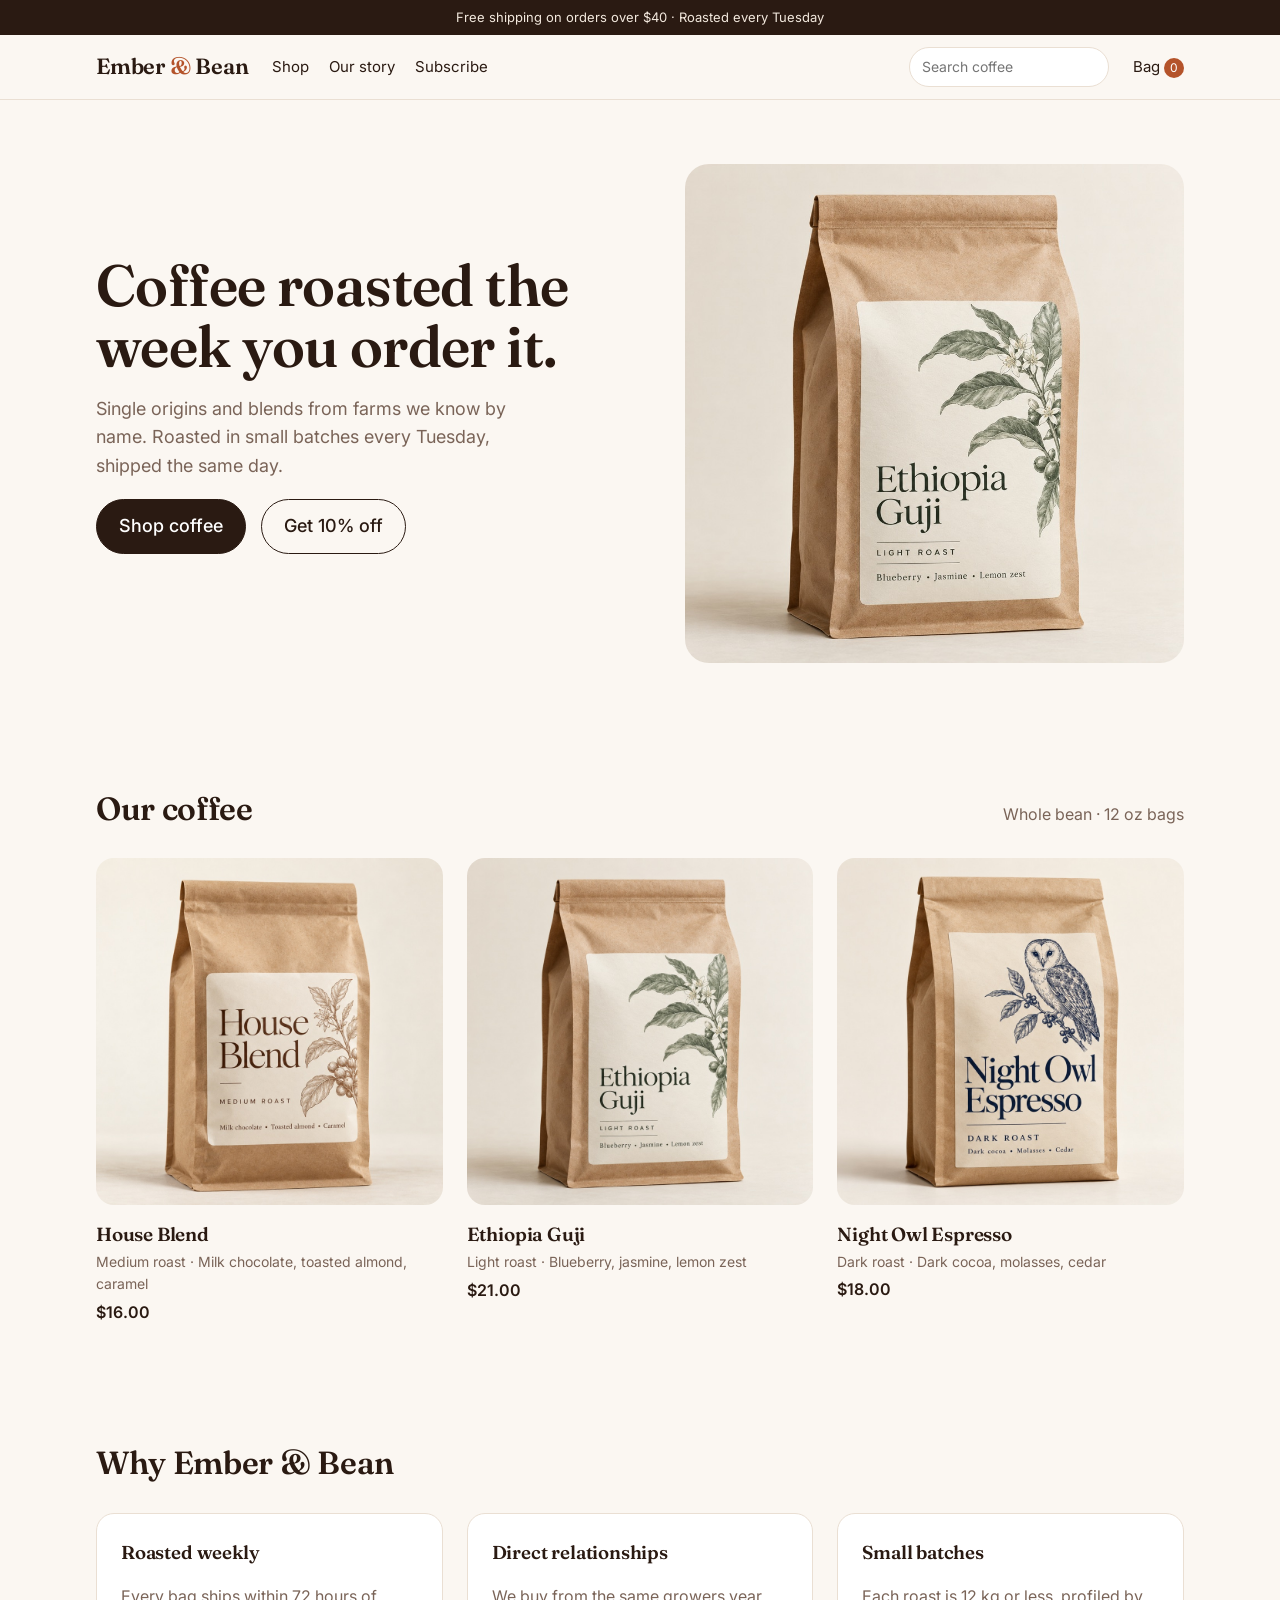
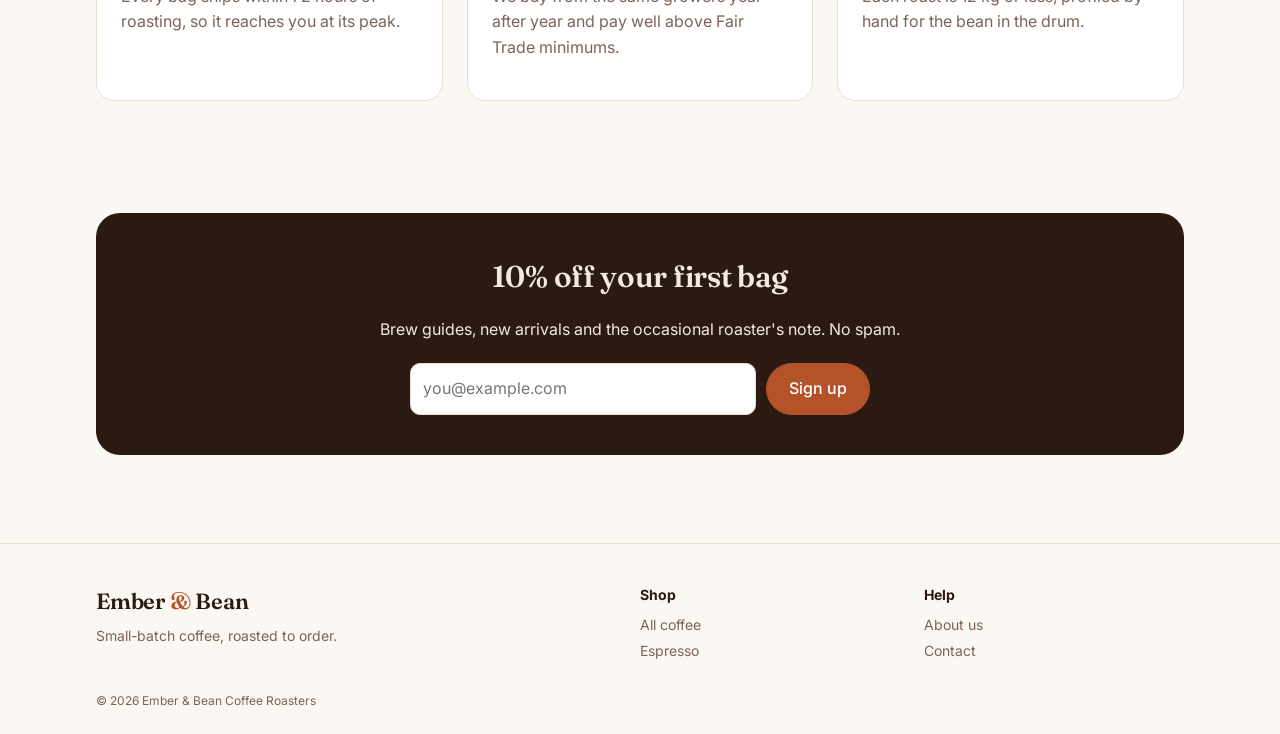
<file: index.html>
<!doctype html>
<html lang="en">
<head>
  <meta charset="utf-8">
  <meta name="viewport" content="width=device-width, initial-scale=1">
  <title>Ember &amp; Bean — Small-batch coffee roasters</title>
  <meta name="description" content="Small-batch specialty coffee, roasted every Tuesday and shipped fresh.">
  <link rel="preconnect" href="https://fonts.googleapis.com">
  <link rel="stylesheet" href="https://fonts.googleapis.com/css2?family=Fraunces:opsz,wght@9..144,600&family=Inter:wght@400;500;600&display=swap">
  <link rel="stylesheet" href="./assets/style.css">
  <script src="./assets/pixel.js"></script>
</head>
<body data-base="./">
<header id="site-header"></header>

<main>
  <div class="container hero">
    <div>
      <h1>Coffee roasted the week you order it.</h1>
      <p>Single origins and blends from farms we know by name. Roasted in small batches every Tuesday, shipped the same day.</p>
      <p><a class="btn" id="hero-shop" href="#shop">Shop coffee</a> &nbsp; <a class="btn ghost" href="#subscribe">Get 10% off</a></p>
    </div>
    <div class="hero-art" id="hero-art"></div>
  </div>

  <section id="shop">
    <div class="container">
      <div class="section-head">
        <h2 id="shop-title">Our coffee</h2>
        <span class="muted" id="shop-sub">Whole bean · 12 oz bags</span>
      </div>
      <div class="grid" id="product-grid"></div>
    </div>
  </section>

  <section id="story">
    <div class="container">
      <div class="section-head"><h2>Why Ember &amp; Bean</h2></div>
      <div class="story">
        <div><h3>Roasted weekly</h3><p class="muted">Every bag ships within 72 hours of roasting, so it reaches you at its peak.</p></div>
        <div><h3>Direct relationships</h3><p class="muted">We buy from the same growers year after year and pay well above Fair Trade minimums.</p></div>
        <div><h3>Small batches</h3><p class="muted">Each roast is 12 kg or less, profiled by hand for the bean in the drum.</p></div>
      </div>
    </div>
  </section>

  <section id="subscribe">
    <div class="container">
      <div class="subscribe">
        <h2>10% off your first bag</h2>
        <p>Brew guides, new arrivals and the occasional roaster's note. No spam.</p>
        <form id="subscribe-form">
          <input type="email" id="subscribe-email" placeholder="you@example.com" required aria-label="Email">
          <button class="btn" type="submit" id="subscribe-button">Sign up</button>
        </form>
      </div>
    </div>
  </section>
</main>

<footer id="site-footer"></footer>

<script src="./assets/shop.js"></script>
<script>
  document.getElementById('hero-art').innerHTML = bagArt(PRODUCTS[1]);

  var q = new URLSearchParams(location.search).get('q');
  var list = PRODUCTS;
  if (q) {
    var term = q.trim().toLowerCase();
    list = PRODUCTS.filter(function (p) {
      return (p.name + ' ' + p.origin + ' ' + p.notes + ' ' + p.roast).toLowerCase().indexOf(term) !== -1;
    });
    document.getElementById('search-input').value = q;
    document.getElementById('shop-title').textContent = 'Results for “' + q + '”';
    document.getElementById('shop-sub').textContent = list.length + ' coffee' + (list.length === 1 ? '' : 's');
    track('Search', { query: q });
    document.getElementById('shop').scrollIntoView();
  }

  document.getElementById('product-grid').innerHTML = list.length ? list.map(function (p) {
    return '<a class="card" href="./product/?id=' + p.id + '">' +
      '<div class="art">' + bagArt(p) + '</div>' +
      '<h3>' + p.name + '</h3>' +
      '<div class="meta">' + p.roast + ' roast · ' + p.notes + '</div>' +
      '<div class="price">' + money(p.price) + '</div></a>';
  }).join('') : '<div class="empty">No coffee matches that search. <a href="./#shop">See everything</a></div>';

  document.getElementById('subscribe-form').addEventListener('submit', function (e) {
    e.preventDefault();
    var email = document.getElementById('subscribe-email').value;
    identifyUser({ email: email });
    track('Subscribe');
    this.innerHTML = '<p>Thanks! Check your inbox for your code.</p>';
  });
</script>
</body>
</html>
</file>
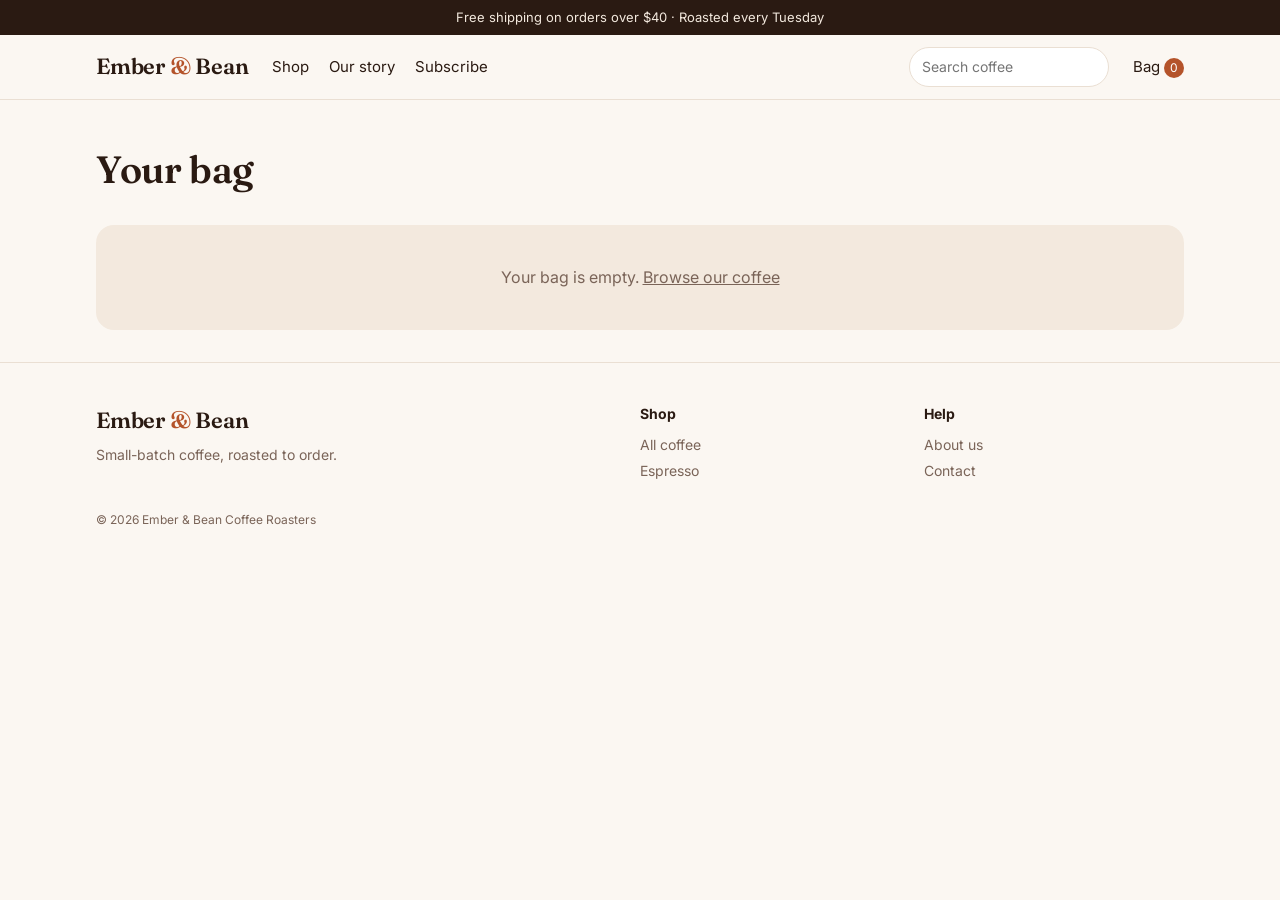
<file: cart/index.html>
<!doctype html>
<html lang="en">
<head>
  <meta charset="utf-8">
  <meta name="viewport" content="width=device-width, initial-scale=1">
  <title>Your bag — Ember &amp; Bean</title>
  <link rel="preconnect" href="https://fonts.googleapis.com">
  <link rel="stylesheet" href="https://fonts.googleapis.com/css2?family=Fraunces:opsz,wght@9..144,600&family=Inter:wght@400;500;600&display=swap">
  <link rel="stylesheet" href="../assets/style.css">
  <script src="../assets/pixel.js"></script>
</head>
<body data-base="../">
<header id="site-header"></header>

<main class="container">
  <h1 class="page-title">Your bag</h1>
  <div id="cart"></div>
</main>

<footer id="site-footer"></footer>

<script src="../assets/shop.js"></script>
<script>
  function render() {
    var lines = cartLines();
    var el = document.getElementById('cart');
    if (!lines.length) {
      el.innerHTML = '<div class="empty">Your bag is empty. <a href="../#shop">Browse our coffee</a></div>';
      return;
    }
    var subtotal = cartTotal();
    var shipping = subtotal >= 40 ? 0 : 6;
    el.innerHTML =
      '<div class="two-col">' +
      '  <div class="panel">' + lines.map(function (l) {
        return '<div class="line">' +
          '<div class="thumb">' + bagArt(l.product) + '</div>' +
          '<div><strong>' + l.product.name + '</strong><div class="muted">' + l.product.roast + ' roast · 12 oz</div>' +
          '<div class="qty"><button type="button" data-id="' + l.product.id + '" data-d="-1" aria-label="Decrease">−</button>' + l.qty +
          '<button type="button" data-id="' + l.product.id + '" data-d="1" aria-label="Increase">+</button></div></div>' +
          '<div>' + money(l.product.price * l.qty) + '</div></div>';
      }).join('') + '</div>' +
      '  <div class="panel">' +
      '    <h2>Summary</h2>' +
      '    <div class="sum-row"><span>Subtotal</span><span>' + money(subtotal) + '</span></div>' +
      '    <div class="sum-row"><span>Shipping</span><span>' + (shipping ? money(shipping) : 'Free') + '</span></div>' +
      '    <div class="sum-row total"><span>Total</span><span>' + money(subtotal + shipping) + '</span></div>' +
      '    <p><a class="btn block" id="checkout-button" href="../checkout/">Checkout</a></p>' +
      '    <p class="muted" style="text-align:center;font-size:13px">Taxes calculated at checkout</p>' +
      '  </div>' +
      '</div>';
  }

  document.getElementById('cart').addEventListener('click', function (e) {
    var b = e.target.closest('button[data-id]');
    if (!b) return;
    var cart = getCart();
    cart.forEach(function (l) { if (l.id === b.dataset.id) l.qty += parseInt(b.dataset.d, 10); });
    saveCart(cart.filter(function (l) { return l.qty > 0; }));
    render();
  });

  render();
</script>
</body>
</html>
</file>
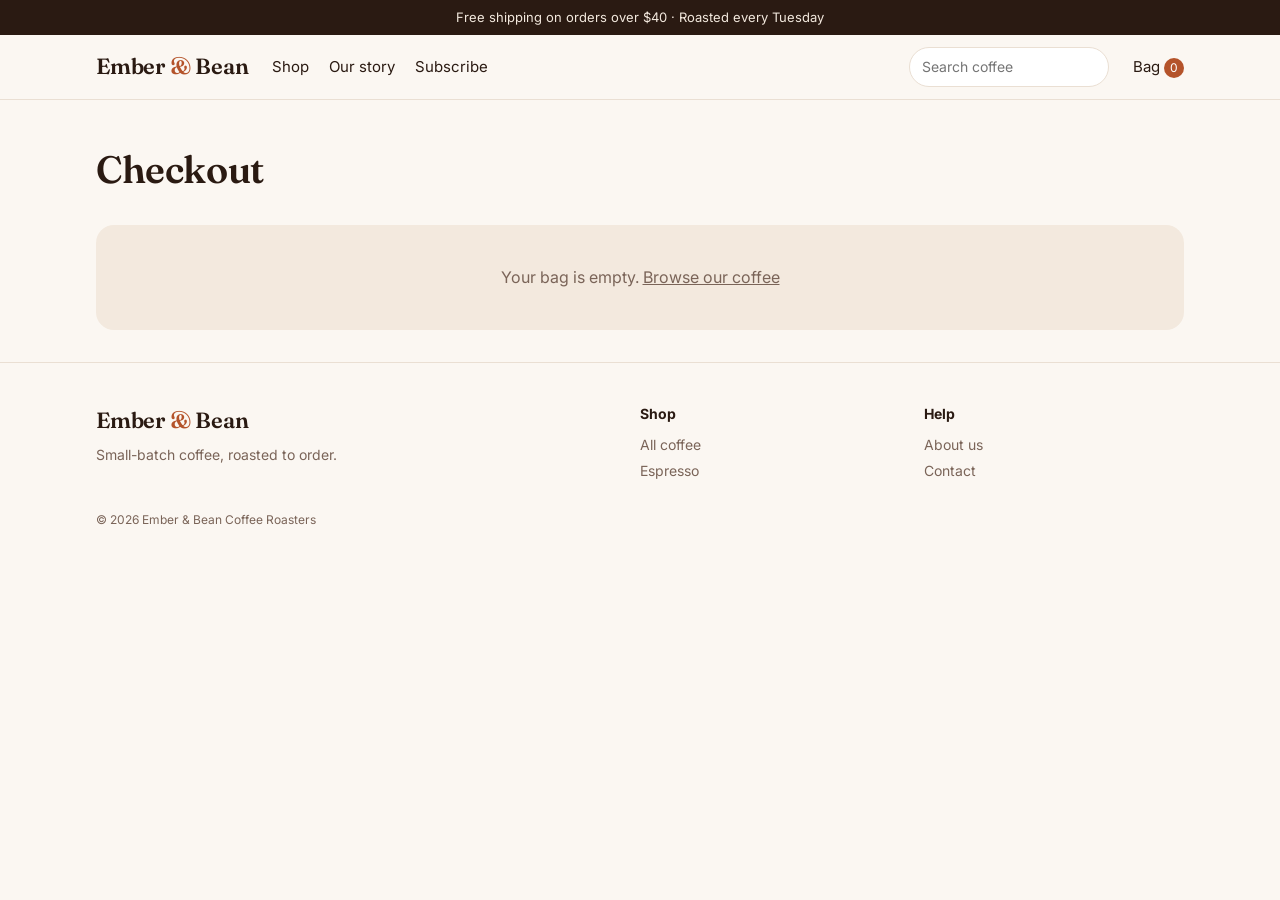
<file: checkout/index.html>
<!doctype html>
<html lang="en">
<head>
  <meta charset="utf-8">
  <meta name="viewport" content="width=device-width, initial-scale=1">
  <title>Checkout — Ember &amp; Bean</title>
  <link rel="preconnect" href="https://fonts.googleapis.com">
  <link rel="stylesheet" href="https://fonts.googleapis.com/css2?family=Fraunces:opsz,wght@9..144,600&family=Inter:wght@400;500;600&display=swap">
  <link rel="stylesheet" href="../assets/style.css">
  <script src="../assets/pixel.js"></script>
</head>
<body data-base="../">
<header id="site-header"></header>

<main class="container">
  <h1 class="page-title">Checkout</h1>
  <div id="checkout"></div>
</main>

<footer id="site-footer"></footer>

<script src="../assets/shop.js"></script>
<script>
  var lines = cartLines();
  var el = document.getElementById('checkout');

  if (!lines.length) {
    el.innerHTML = '<div class="empty">Your bag is empty. <a href="../#shop">Browse our coffee</a></div>';
  } else {
    var subtotal = cartTotal();
    var shipping = subtotal >= 40 ? 0 : 6;
    var total = subtotal + shipping;

    el.innerHTML =
      '<form class="two-col" id="checkout-form">' +
      '  <div>' +
      '    <div class="panel">' +
      '      <h2>Contact</h2>' +
      '      <div class="fields">' +
      '        <div class="full"><label for="email">Email</label><input id="email" type="email"  autocomplete="email"></div>' +
      '        <div class="full"><label for="phone">Phone (optional)</label><input id="phone" type="tel" placeholder="+1 555 000 0000" autocomplete="tel"></div>' +
      '      </div>' +
      '    </div>' +
      '    <div class="panel" style="margin-top:16px">' +
      '      <h2>Shipping</h2>' +
      '      <div class="fields">' +
      '        <div><label for="first">First name</label><input id="first"  autocomplete="given-name"></div>' +
      '        <div><label for="last">Last name</label><input id="last"  autocomplete="family-name"></div>' +
      '        <div class="full"><label for="address">Address</label><input id="address"  autocomplete="street-address"></div>' +
      '        <div><label for="city">City</label><input id="city"  autocomplete="address-level2"></div>' +
      '        <div><label for="zip">ZIP</label><input id="zip"  autocomplete="postal-code"></div>' +
      '      </div>' +
      '    </div>' +
      '    <div class="panel" style="margin-top:16px">' +
      '      <h2>Payment</h2>' +
      '      <label class="pay-option"><input type="radio" name="pay" value="invoice" id="pay-invoice" > Pay by invoice</label>' +
      '      <label class="pay-option"><input type="radio" name="pay" value="cod" id="pay-cod"> Cash on delivery</label>' +
      '    </div>' +
      '  </div>' +
      '  <div class="panel">' +
      '    <h2>Order summary</h2>' + lines.map(function (l) {
        return '<div class="sum-row"><span>' + l.qty + ' × ' + l.product.name + '</span><span>' + money(l.product.price * l.qty) + '</span></div>';
      }).join('') +
      '    <div class="sum-row"><span>Shipping</span><span>' + (shipping ? money(shipping) : 'Free') + '</span></div>' +
      '    <div class="sum-row total"><span>Total</span><span>' + money(total) + '</span></div>' +
      '    <p><button class="btn block" type="submit" id="place-order">Place order</button></p>' +
      '  </div>' +
      '</form>';

    var payload = pixelContents(lines);
    track('InitiateCheckout', payload);

    var paymentTracked = false;
    document.querySelectorAll('input[name="pay"]').forEach(function (r) {
      r.addEventListener('change', function () {
        if (paymentTracked) return;
        paymentTracked = true;
        track('AddPaymentInfo', payload);
      });
    });

    document.getElementById('checkout-form').addEventListener('submit', async function (e) {
      e.preventDefault();
      var email = document.getElementById('email').value;
      var phone = document.getElementById('phone').value.replace(/[^\d+]/g, '');
      await identifyUser({ email: email, phone: phone });
      track('PlaceAnOrder', payload);

      var order = {
        number: 'EB-' + Math.floor(100000 + Math.random() * 900000),
        email: email,
        total: total,
        payload: payload,
        purchaseTracked: false
      };
      try { localStorage.setItem('eb_last_order', JSON.stringify(order)); } catch (err) {}
      saveCart([]);
      // Give the pixel a moment to send before navigating away.
      setTimeout(function () { location.href = '../thank-you/'; }, 400);
    });
  }
</script>
</body>
</html>
</file>
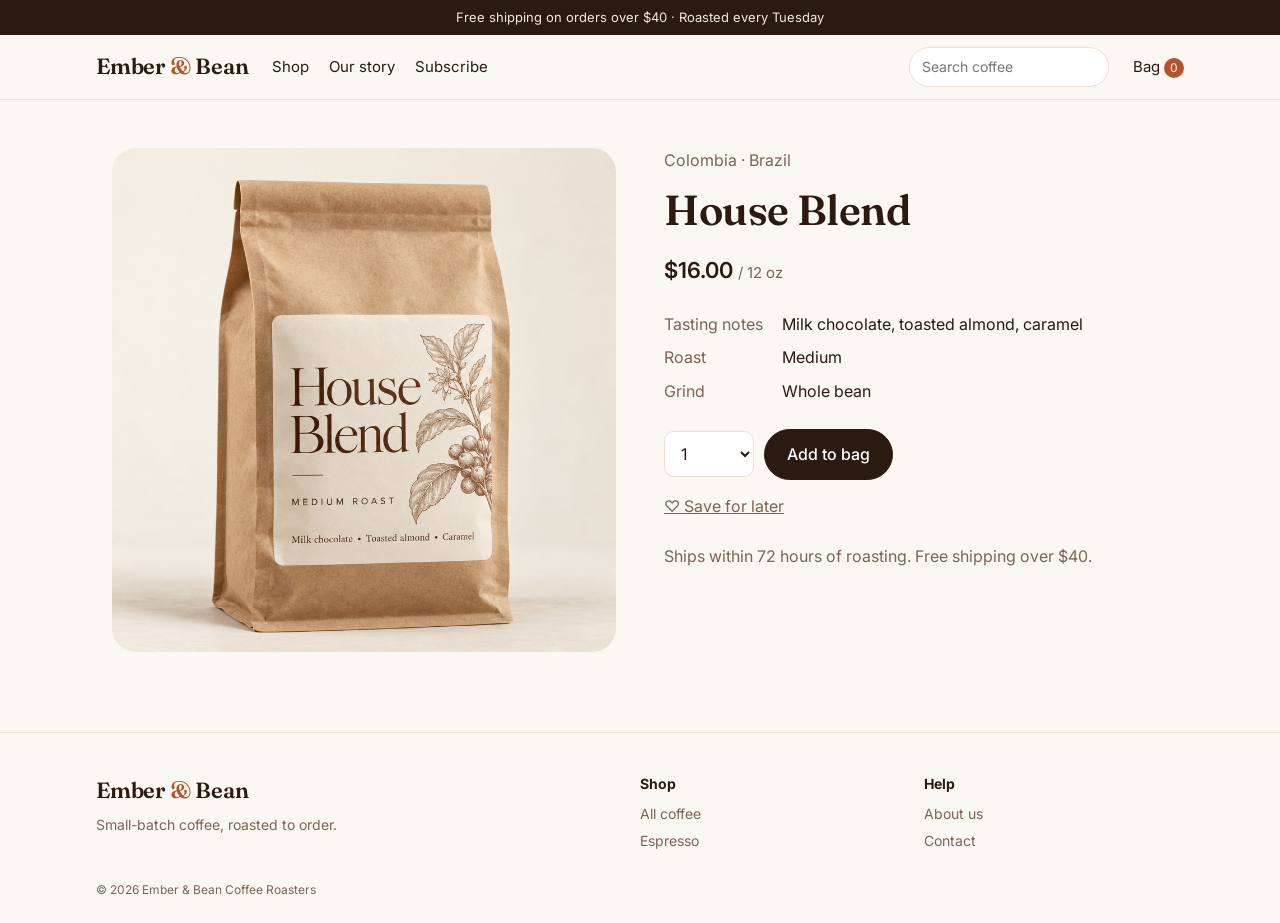
<file: product/index.html>
<!doctype html>
<html lang="en">
<head>
  <meta charset="utf-8">
  <meta name="viewport" content="width=device-width, initial-scale=1">
  <title>Coffee — Ember &amp; Bean</title>
  <link rel="preconnect" href="https://fonts.googleapis.com">
  <link rel="stylesheet" href="https://fonts.googleapis.com/css2?family=Fraunces:opsz,wght@9..144,600&family=Inter:wght@400;500;600&display=swap">
  <link rel="stylesheet" href="../assets/style.css">
  <script src="../assets/pixel.js"></script>
</head>
<body data-base="../">
<header id="site-header"></header>

<main class="container">
  <div class="pdp" id="pdp"></div>
</main>

<footer id="site-footer"></footer>

<script src="../assets/shop.js"></script>
<script>
  var id = new URLSearchParams(location.search).get('id');
  var p = findProduct(id) || PRODUCTS[0];
  document.title = p.name + ' — Ember & Bean';

  document.getElementById('pdp').innerHTML =
    '<div class="art">' + bagArt(p) + '</div>' +
    '<div>' +
    '  <div class="muted">' + p.origin + '</div>' +
    '  <h1>' + p.name + '</h1>' +
    '  <div class="price">' + money(p.price) + ' <span class="muted" style="font-weight:400;font-size:15px">/ 12 oz</span></div>' +
    '  <dl><dt>Tasting notes</dt><dd>' + p.notes + '</dd><dt>Roast</dt><dd>' + p.roast + '</dd><dt>Grind</dt><dd>Whole bean</dd></dl>' +
    '  <div class="buy-row">' +
    '    <select id="qty" aria-label="Quantity"><option>1</option><option>2</option><option>3</option><option>4</option></select>' +
    '    <button class="btn" id="add-to-bag" type="button">Add to bag</button>' +
    '  </div>' +
    '  <button class="text-btn" id="add-to-wishlist" type="button">♡ Save for later</button>' +
    '  <p class="muted" style="margin-top:24px">Ships within 72 hours of roasting. Free shipping over $40.</p>' +
    '</div>';

  track('ViewContent', pixelContents([{ product: p, qty: 1 }]));

  document.getElementById('add-to-bag').addEventListener('click', function () {
    var qty = parseInt(document.getElementById('qty').value, 10);
    addToCart(p.id, qty);
    track('AddToCart', pixelContents([{ product: p, qty: qty }]));
    toast('Added ' + qty + ' × ' + p.name + '<a href="../cart/">View bag</a>');
  });

  document.getElementById('add-to-wishlist').addEventListener('click', function () {
    track('AddToWishlist', pixelContents([{ product: p, qty: 1 }]));
    this.textContent = '♥ Saved';
  });
</script>
</body>
</html>
</file>
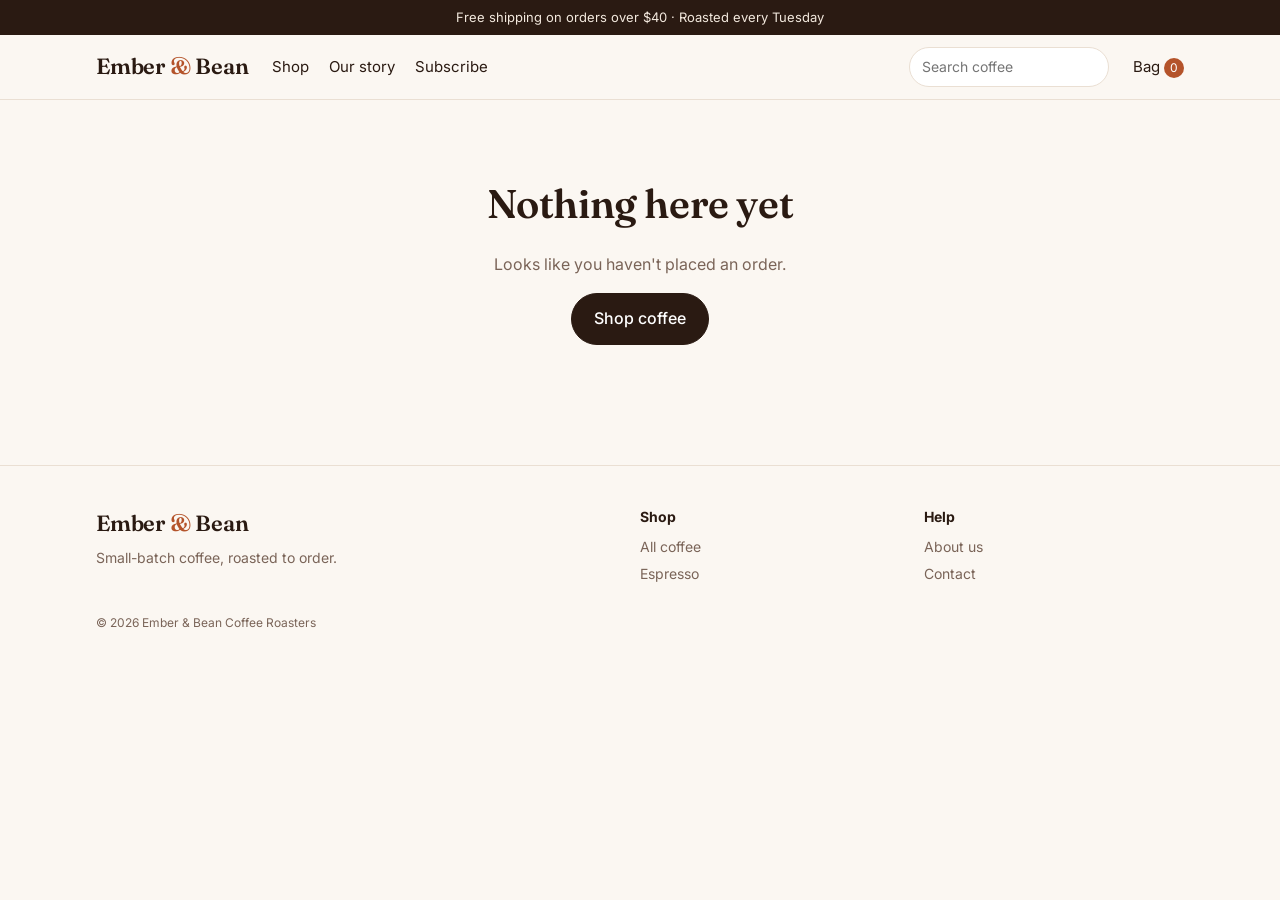
<file: thank-you/index.html>
<!doctype html>
<html lang="en">
<head>
  <meta charset="utf-8">
  <meta name="viewport" content="width=device-width, initial-scale=1">
  <title>Thank you — Ember &amp; Bean</title>
  <link rel="preconnect" href="https://fonts.googleapis.com">
  <link rel="stylesheet" href="https://fonts.googleapis.com/css2?family=Fraunces:opsz,wght@9..144,600&family=Inter:wght@400;500;600&display=swap">
  <link rel="stylesheet" href="../assets/style.css">
  <script src="../assets/pixel.js"></script>
</head>
<body data-base="../">
<header id="site-header"></header>

<main>
  <div class="confirm" id="confirm"></div>
</main>

<footer id="site-footer"></footer>

<script src="../assets/shop.js"></script>
<script>
  var order = null;
  try { order = JSON.parse(localStorage.getItem('eb_last_order') || 'null'); } catch (e) {}
  var el = document.getElementById('confirm');

  if (!order) {
    el.innerHTML = '<h1>Nothing here yet</h1><p class="muted">Looks like you haven\'t placed an order.</p><p><a class="btn" href="../#shop">Shop coffee</a></p>';
  } else {
    el.innerHTML =
      '<div class="check">✓</div>' +
      '<h1>Thanks for your order!</h1>' +
      '<p class="muted">Order <strong id="order-number"></strong> · ' + money(order.total) + '</p>' +
      '<p>A confirmation is on its way to <span id="order-email"></span>. Your coffee goes into the roaster on Tuesday.</p>' +
      '<p><a class="btn ghost" href="../#shop">Keep shopping</a></p>';
    document.getElementById('order-number').textContent = order.number;
    document.getElementById('order-email').textContent = order.email;

    // Fire the purchase once per order, not on every refresh.
    if (!order.purchaseTracked) {
      track('CompletePayment', order.payload);
      track('Custom Purchase', order.payload);
      order.purchaseTracked = true;
      try { localStorage.setItem('eb_last_order', JSON.stringify(order)); } catch (e) {}
    }
  }
</script>
</body>
</html>
</file>
<file: assets/style.css>
:root {
  --bg: #fbf7f2; --surface: #ffffff; --ink: #2a1a12; --muted: #7a6458;
  --line: #eadfd3; --accent: #b4532a; --accent-ink: #ffffff; --soft: #f3e9de;
}
* { box-sizing: border-box; }
html { scroll-behavior: smooth; }
body {
  margin: 0; background: var(--bg); color: var(--ink);
  font: 16px/1.6 Inter, -apple-system, BlinkMacSystemFont, "Segoe UI", sans-serif;
}
a { color: inherit; }
h1, h2, h3, .logo { font-family: Fraunces, Georgia, serif; font-weight: 600; letter-spacing: -0.01em; }
.container { max-width: 1120px; margin: 0 auto; padding: 0 16px; }

/* header */
.announce { background: var(--ink); color: #f3e9de; text-align: center; font-size: 13px; padding: 7px 16px; }
#site-header { background: var(--bg); border-bottom: 1px solid var(--line); position: sticky; top: 0; z-index: 10; }
.nav { display: flex; align-items: center; gap: 24px; height: 64px; }
.logo { font-size: 22px; text-decoration: none; white-space: nowrap; }
.logo span { color: var(--accent); }
.links { display: flex; gap: 20px; }
.links a, .cart-link { text-decoration: none; font-size: 15px; }
.links a:hover, .cart-link:hover { color: var(--accent); }
.search { margin-left: auto; }
.search input {
  width: 200px; padding: 8px 12px; border: 1px solid var(--line); border-radius: 999px;
  background: var(--surface); font: inherit; font-size: 14px;
}
.badge {
  display: inline-block; min-width: 20px; padding: 0 6px; border-radius: 999px;
  background: var(--accent); color: var(--accent-ink); font-size: 12px; text-align: center; line-height: 20px;
}
@media (max-width: 760px) {
  .links { display: none; }
  .search input { width: 130px; }
}

/* buttons & forms */
.btn {
  display: inline-block; padding: 12px 22px; border-radius: 999px; border: 1px solid var(--ink);
  background: var(--ink); color: #fff; font: inherit; font-weight: 500; cursor: pointer; text-decoration: none;
}
.btn:hover { background: var(--accent); border-color: var(--accent); }
.btn.ghost { background: transparent; color: var(--ink); }
.btn.ghost:hover { background: var(--ink); color: #fff; }
.btn.block { width: 100%; text-align: center; }
label { display: block; font-size: 13px; color: var(--muted); margin-bottom: 4px; }
input, select {
  width: 100%; padding: 11px 12px; border: 1px solid var(--line); border-radius: 10px;
  background: var(--surface); color: var(--ink); font: inherit;
}
input:focus, select:focus { outline: 2px solid var(--accent); outline-offset: -1px; }

/* hero */
.hero { display: grid; grid-template-columns: 1.1fr 1fr; gap: 40px; align-items: center; padding: 64px 16px; }
.hero h1 { font-size: clamp(36px, 5vw, 58px); line-height: 1.05; margin: 0 0 16px; }
.hero p { color: var(--muted); font-size: 18px; max-width: 460px; }
.hero-art { background: var(--soft); border-radius: 24px; padding: 32px; display: flex; justify-content: center; }
.hero-art svg { width: 70%; max-width: 280px; }
@media (max-width: 760px) { .hero { grid-template-columns: 1fr; padding: 40px 16px; } }

/* sections */
section { padding: 56px 0; }
.section-head { display: flex; justify-content: space-between; align-items: baseline; gap: 16px; margin-bottom: 24px; }
.section-head h2 { font-size: 32px; margin: 0; }
.muted { color: var(--muted); }

/* product grid */
.grid { display: grid; grid-template-columns: repeat(auto-fit, minmax(230px, 1fr)); gap: 24px; }
.card { text-decoration: none; display: block; }
.card .art { background: var(--soft); border-radius: 18px; padding: 24px 32px; transition: transform .2s; }
.card:hover .art { transform: translateY(-3px); }
.card svg { width: 100%; display: block; }
.card h3 { margin: 14px 0 2px; font-size: 19px; }
.card .meta { color: var(--muted); font-size: 14px; }
.card .price { font-weight: 600; margin-top: 4px; }
.empty { padding: 40px; text-align: center; color: var(--muted); background: var(--soft); border-radius: 18px; }

/* story & subscribe */
.story { display: grid; grid-template-columns: repeat(3, 1fr); gap: 24px; }
.story div { background: var(--surface); border: 1px solid var(--line); border-radius: 18px; padding: 24px; }
.story h3 { margin: 0 0 6px; }
@media (max-width: 760px) { .story { grid-template-columns: 1fr; } }
.subscribe { background: var(--ink); color: #f3e9de; border-radius: 24px; padding: 40px; text-align: center; }
.subscribe h2 { margin: 0 0 8px; font-size: 30px; }
.subscribe form { display: flex; gap: 10px; max-width: 460px; margin: 20px auto 0; }
.subscribe .btn { background: var(--accent); border-color: var(--accent); white-space: nowrap; }

/* product page */
.pdp { display: grid; grid-template-columns: 1fr 1fr; gap: 48px; padding: 48px 16px; }
.pdp .art { background: var(--soft); border-radius: 24px; padding: 40px 64px; }
.pdp h1 { font-size: 42px; margin: 4px 0 8px; }
.pdp .price { font-size: 22px; font-weight: 600; }
.pdp dl { display: grid; grid-template-columns: 110px 1fr; gap: 8px; margin: 24px 0; }
.pdp dt { color: var(--muted); }
.pdp dd { margin: 0; }
.buy-row { display: flex; gap: 10px; align-items: center; margin-top: 16px; }
.buy-row select { width: 90px; }
.text-btn { background: none; border: 0; padding: 0; color: var(--muted); font: inherit; cursor: pointer; text-decoration: underline; margin-top: 14px; }
@media (max-width: 760px) { .pdp { grid-template-columns: 1fr; gap: 24px; } .pdp .art { padding: 24px 64px; } }

/* cart & checkout */
.page-title { font-size: 38px; margin: 40px 0 24px; }
.two-col { display: grid; grid-template-columns: 1.4fr 1fr; gap: 32px; align-items: start; padding-bottom: 56px; }
@media (max-width: 760px) { .two-col { grid-template-columns: 1fr; } }
.panel { background: var(--surface); border: 1px solid var(--line); border-radius: 18px; padding: 24px; }
.panel h2 { font-size: 20px; margin: 0 0 16px; }
.line { display: grid; grid-template-columns: 64px 1fr auto; gap: 16px; align-items: center; padding: 14px 0; border-bottom: 1px solid var(--line); }
.line:last-child { border-bottom: 0; }
.line .thumb { background: var(--soft); border-radius: 10px; padding: 6px 10px; }
.line svg { width: 100%; display: block; }
.qty { display: inline-flex; align-items: center; gap: 10px; margin-top: 4px; }
.qty button { width: 28px; height: 28px; border-radius: 50%; border: 1px solid var(--line); background: var(--surface); cursor: pointer; }
.sum-row { display: flex; justify-content: space-between; padding: 6px 0; }
.sum-row.total { font-weight: 600; font-size: 18px; border-top: 1px solid var(--line); margin-top: 8px; padding-top: 14px; }
.fields { display: grid; grid-template-columns: 1fr 1fr; gap: 12px; }
.fields .full { grid-column: 1 / -1; }
.pay-option { display: flex; gap: 12px; align-items: center; padding: 14px; border: 1px solid var(--line); border-radius: 12px; margin-bottom: 10px; cursor: pointer; }
.pay-option input { width: auto; }
.pay-option:has(input:checked) { border-color: var(--accent); background: #fdf3ec; }

/* thank you */
.confirm { text-align: center; max-width: 560px; margin: 0 auto; padding: 72px 16px; }
.confirm .check { width: 64px; height: 64px; border-radius: 50%; background: var(--accent); color: #fff; font-size: 32px; line-height: 64px; margin: 0 auto 16px; }
.confirm h1 { font-size: 40px; margin: 0 0 8px; }

/* footer */
#site-footer { border-top: 1px solid var(--line); margin-top: 32px; padding: 40px 0 24px; font-size: 14px; }
.footer-grid { display: grid; grid-template-columns: 2fr 1fr 1fr; gap: 24px; }
.footer-grid h4 { margin: 0 0 8px; font-size: 14px; }
.footer-grid a { display: block; color: var(--muted); text-decoration: none; margin-bottom: 4px; }
.footer-grid p { color: var(--muted); margin: 6px 0 0; }
.fine { color: var(--muted); font-size: 12px; margin-top: 24px; }
@media (max-width: 760px) { .footer-grid { grid-template-columns: 1fr 1fr; } .footer-grid > div:first-child { grid-column: 1 / -1; } }

/* toast */
.toast {
  position: fixed; left: 50%; bottom: 24px; transform: translate(-50%, 20px); opacity: 0;
  background: var(--ink); color: #fff; padding: 12px 18px; border-radius: 12px; transition: all .25s; z-index: 30;
}
.toast.show { opacity: 1; transform: translate(-50%, 0); }
.toast a { color: #f2b48f; margin-left: 10px; }

/* debug panel (?debug=1) */
.eb-debug {
  position: fixed; right: 12px; bottom: 12px; width: min(420px, calc(100vw - 24px)); z-index: 40;
  background: #15110e; color: #e9e2da; border-radius: 12px; box-shadow: 0 8px 30px rgba(0,0,0,.3);
  font: 12px/1.5 ui-monospace, Menlo, monospace;
}
.eb-debug-head { display: flex; gap: 8px; align-items: center; padding: 8px 12px; border-bottom: 1px solid #2b241f; }
.eb-debug-head code { color: #f2b48f; }
.eb-debug-head span { color: #8f857c; }
.eb-debug-head button { margin-left: auto; background: none; border: 0; color: #e9e2da; cursor: pointer; font-size: 16px; }
#eb-debug-log { max-height: 220px; overflow: auto; padding: 8px 12px; word-break: break-all; }
#eb-debug-log .err { color: #ff8a80; }
#eb-debug-log .muted { color: #8f857c; }
.eb-debug.collapsed #eb-debug-log { display: none; }

/* product photos fill their art box edge to edge */
.bag-photo { width: 100%; aspect-ratio: 1; object-fit: cover; display: block; }
.hero-art:has(.bag-photo), .card .art:has(.bag-photo), .pdp .art:has(.bag-photo), .line .thumb:has(.bag-photo) { padding: 0; overflow: hidden; }
</file>
